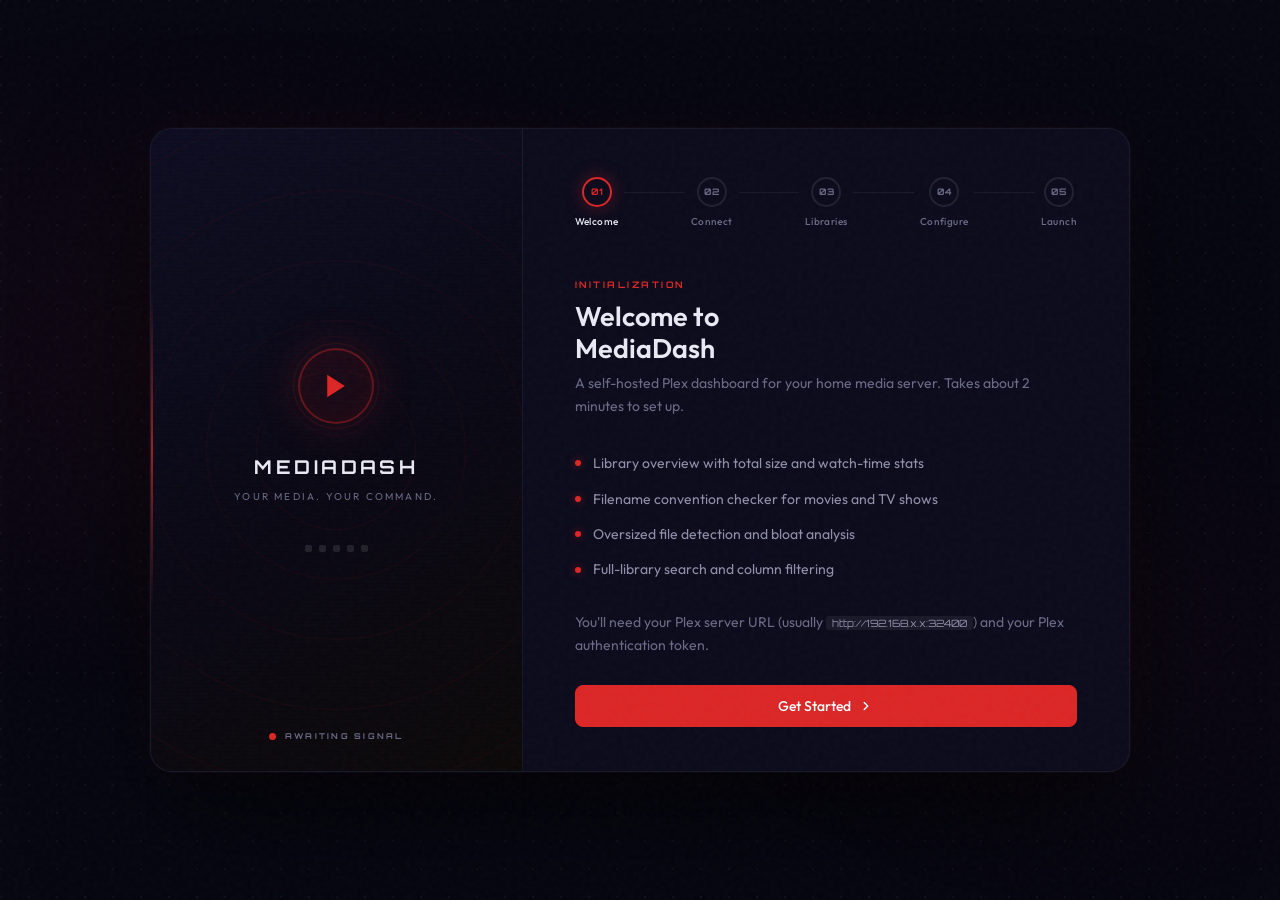
<file: app/templates/setup.html>
<!DOCTYPE html>
<!-- #################### -->
<!-- # MEDIADASH SETUP  # -->
<!-- #################### -->
<html lang="en">
<head>
    <meta charset="UTF-8">
    <meta name="viewport" content="width=device-width, initial-scale=1.0">
    <meta name="theme-color" content="#060611">
    <title>MediaDash — Setup</title>
    <link rel="icon" type="image/x-icon" href="{{ url_for('static', filename='favicon.ico', v=static_asset_version('favicon.ico')) }}">
    <link rel="preconnect" href="https://fonts.googleapis.com">
    <link rel="preconnect" href="https://fonts.gstatic.com" crossorigin>
    <link href="https://fonts.googleapis.com/css2?family=Orbitron:wght@700;900&family=Outfit:wght@300;400;500;600&display=swap" rel="stylesheet">
    <style>
        /* #################### */
        /* # SETUP WIZARD CSS # */
        /* #################### */

        *, *::before, *::after { box-sizing: border-box; margin: 0; padding: 0; }

        :root {
            --bg:            #060611;
            --surface:       #0b0b1c;
            --surface-2:     #101025;
            --border:        rgba(255,255,255,0.055);
            --border-hi:     rgba(255,255,255,0.10);
            --accent:        #dc2626;
            --accent-dim:    rgba(220,38,38,0.18);
            --accent-glow:   rgba(220,38,38,0.28);
            --accent-subtle: rgba(220,38,38,0.07);
            --text:          #e9e9f4;
            --text-muted:    #6a6a86;
            --text-dim:      #9090aa;
            --success:       #22c55e;
            --success-glow:  rgba(34,197,94,0.22);
            --error:         #ef4444;
            --font-display:  'Orbitron', monospace;
            --font-body:     'Outfit', sans-serif;
            --radius:        14px;
            --radius-sm:     8px;
        }

        html, body {
            height: 100%;
            background: var(--bg);
            color: var(--text);
            font-family: var(--font-body);
            font-size: 15px;
            line-height: 1.6;
            overflow: hidden;
        }

        /* Film grain */
        body::after {
            content: '';
            position: fixed;
            inset: 0;
            background-image: url("data:image/svg+xml,%3Csvg viewBox='0 0 200 200' xmlns='http://www.w3.org/2000/svg'%3E%3Cfilter id='n'%3E%3CfeTurbulence type='fractalNoise' baseFrequency='0.85' numOctaves='4' stitchTiles='stitch'/%3E%3C/filter%3E%3Crect width='100%25' height='100%25' filter='url(%23n)'/%3E%3C/svg%3E");
            opacity: 0.028;
            pointer-events: none;
            z-index: 9999;
        }

        /* Ambient dot grid */
        .page-bg {
            position: fixed;
            inset: 0;
            background-image:
                radial-gradient(ellipse 70% 60% at 15% 40%, rgba(220,38,38,0.055) 0%, transparent 65%),
                radial-gradient(ellipse 50% 50% at 85% 70%, rgba(220,38,38,0.03) 0%, transparent 65%),
                radial-gradient(circle at 1px 1px, rgba(255,255,255,0.04) 1px, transparent 0);
            background-size: 100% 100%, 100% 100%, 28px 28px;
            pointer-events: none;
        }

        /* Root layout */
        .setup-root {
            display: flex;
            align-items: center;
            justify-content: center;
            min-height: 100vh;
            padding: 28px 20px;
            position: relative;
        }

        /* Card */
        .setup-card {
            position: relative;
            width: 100%;
            max-width: 980px;
            display: flex;
            border-radius: 22px;
            border: 1px solid var(--border);
            background: var(--surface);
            overflow: hidden;
            box-shadow:
                0 0 0 1px rgba(255,255,255,0.02),
                0 48px 120px rgba(0,0,0,0.65),
                0 0 60px rgba(220,38,38,0.04);
            animation: cardIn 0.75s cubic-bezier(0.16,1,0.3,1) both;
        }

        @keyframes cardIn {
            from { opacity: 0; transform: translateY(22px) scale(0.97); }
            to   { opacity: 1; transform: none; }
        }

        /* ━━━━━━━━━━━━━━━━━━━━━━━━ HERO PANEL ━━━━━━━━━━━━━━━━━━━━━━━━ */
        .hero {
            flex: 0 0 38%;
            position: relative;
            overflow: hidden;
            display: flex;
            flex-direction: column;
            align-items: center;
            justify-content: center;
            padding: 52px 36px;
            background: linear-gradient(150deg, #0d0d22 0%, #0a0814 55%, #0c0909 100%);
            border-right: 1px solid var(--border);
        }

        /* Scanlines */
        .hero::before {
            content: '';
            position: absolute;
            inset: 0;
            background: repeating-linear-gradient(
                0deg,
                transparent,
                transparent 3px,
                rgba(0,0,0,0.12) 3px,
                rgba(0,0,0,0.12) 4px
            );
            pointer-events: none;
        }

        /* Left accent line */
        .hero::after {
            content: '';
            position: absolute;
            left: 0; top: 25%; bottom: 25%;
            width: 2px;
            background: linear-gradient(to bottom, transparent, rgba(220,38,38,0.7), transparent);
        }

        /* Radar rings */
        .rings {
            position: absolute;
            inset: 0;
            display: flex; align-items: center; justify-content: center;
            pointer-events: none;
        }

        .ring {
            position: absolute;
            border-radius: 50%;
            border: 1px solid rgba(220,38,38,0.07);
        }

        .ring:nth-child(1) { width: 160px; height: 160px; animation: rp 4s ease-in-out infinite 0.0s; }
        .ring:nth-child(2) { width: 260px; height: 260px; animation: rp 4s ease-in-out infinite 0.6s; }
        .ring:nth-child(3) { width: 380px; height: 380px; animation: rp 4s ease-in-out infinite 1.2s; }
        .ring:nth-child(4) { width: 520px; height: 520px; animation: rp 4s ease-in-out infinite 1.8s; }
        .ring:nth-child(5) { width: 680px; height: 680px; animation: rp 4s ease-in-out infinite 2.4s; }

        @keyframes rp {
            0%,100% { opacity: 0.4; }
            50%      { opacity: 0.10; }
        }

        /* Hero content */
        .hero-content {
            position: relative;
            z-index: 2;
            text-align: center;
            width: 100%;
        }

        .hero-icon {
            width: 76px; height: 76px;
            border-radius: 50%;
            border: 2px solid rgba(220,38,38,0.38);
            display: flex; align-items: center; justify-content: center;
            margin: 0 auto 28px;
            background: rgba(220,38,38,0.07);
            box-shadow: 0 0 48px rgba(220,38,38,0.18), inset 0 0 24px rgba(220,38,38,0.06);
            animation: iconPulse 3.5s ease-in-out infinite;
            position: relative;
        }
        .hero-icon::before {
            content: '';
            position: absolute;
            inset: -7px;
            border-radius: 50%;
            border: 1px solid rgba(220,38,38,0.13);
        }
        .hero-icon::after {
            content: '';
            position: absolute;
            inset: -14px;
            border-radius: 50%;
            border: 1px solid rgba(220,38,38,0.06);
        }

        @keyframes iconPulse {
            0%,100% { box-shadow: 0 0 48px rgba(220,38,38,0.18), inset 0 0 24px rgba(220,38,38,0.06); }
            50%      { box-shadow: 0 0 70px rgba(220,38,38,0.30), inset 0 0 36px rgba(220,38,38,0.10); }
        }

        .hero-logo {
            font-family: var(--font-display);
            font-size: 19px;
            font-weight: 700;
            letter-spacing: 0.18em;
            color: var(--text);
            margin-bottom: 6px;
        }

        .hero-sub {
            font-size: 10px;
            font-weight: 400;
            letter-spacing: 0.22em;
            text-transform: uppercase;
            color: var(--text-muted);
            margin-bottom: 40px;
        }

        /* Film strip dots that react to step */
        .film-strip {
            display: flex;
            gap: 7px;
            align-items: center;
            justify-content: center;
        }

        .film-dot {
            width: 7px;
            height: 7px;
            border-radius: 2px;
            background: rgba(255,255,255,0.1);
            transition: all 0.4s cubic-bezier(0.34,1.56,0.64,1);
        }

        .film-dot.lit {
            background: var(--accent);
            box-shadow: 0 0 10px var(--accent);
        }

        /* Signal indicator */
        .hero-signal {
            position: absolute;
            bottom: 28px;
            left: 0; right: 0;
            text-align: center;
            display: flex;
            align-items: center;
            justify-content: center;
            gap: 9px;
        }

        .sig-dot {
            width: 7px; height: 7px;
            border-radius: 50%;
            background: var(--accent);
            animation: sigBlink 1.6s ease-in-out infinite;
        }

        @keyframes sigBlink {
            0%,100% { opacity: 1; box-shadow: 0 0 6px var(--accent); }
            50%      { opacity: 0.2; box-shadow: none; }
        }

        .sig-text {
            font-family: var(--font-display);
            font-size: 8px;
            font-weight: 700;
            letter-spacing: 0.28em;
            color: var(--text-muted);
        }

        /* ━━━━━━━━━━━━━━━━━━━━━━━━ FORM PANEL ━━━━━━━━━━━━━━━━━━━━━━━━ */
        .form-panel {
            flex: 1;
            display: flex;
            flex-direction: column;
            padding: 48px 52px 44px;
            overflow-y: auto;
            min-height: 580px;
        }

        /* Step tracker */
        .step-track {
            display: flex;
            align-items: flex-start;
            gap: 0;
            margin-bottom: 48px;
        }

        .step-node {
            display: flex;
            flex-direction: column;
            align-items: center;
            gap: 7px;
        }

        .step-circle {
            width: 30px; height: 30px;
            border-radius: 50%;
            border: 2px solid rgba(255,255,255,0.09);
            display: flex; align-items: center; justify-content: center;
            font-family: var(--font-display);
            font-size: 9px; font-weight: 700;
            color: var(--text-muted);
            transition: all 0.4s cubic-bezier(0.34,1.56,0.64,1);
        }
        .step-circle.active {
            border-color: var(--accent);
            color: var(--accent);
            box-shadow: 0 0 18px rgba(220,38,38,0.35);
        }
        .step-circle.done {
            border-color: var(--accent);
            background: var(--accent);
            color: #fff;
        }

        .step-lbl {
            font-size: 10px; font-weight: 500;
            letter-spacing: 0.04em;
            color: var(--text-muted);
            white-space: nowrap;
            transition: color 0.3s;
        }
        .step-node.active .step-lbl { color: var(--text); }

        .step-line {
            flex: 1;
            height: 1px;
            background: rgba(255,255,255,0.06);
            margin: 15px 6px 0;
            position: relative;
            overflow: hidden;
        }
        .step-line::after {
            content: '';
            position: absolute;
            inset: 0;
            background: var(--accent);
            transform: scaleX(0);
            transform-origin: left;
            transition: transform 0.5s ease;
        }
        .step-line.done::after { transform: scaleX(1); }

        /* Step panels */
        .step-panel {
            display: none;
            flex: 1;
            flex-direction: column;
        }
        .step-panel.active {
            display: flex;
            animation: stepIn 0.38s cubic-bezier(0.16,1,0.3,1);
        }

        @keyframes stepIn {
            from { opacity: 0; transform: translateX(14px); }
            to   { opacity: 1; transform: none; }
        }

        /* Step typography */
        .eyebrow {
            font-family: var(--font-display);
            font-size: 9px; font-weight: 700;
            letter-spacing: 0.28em;
            text-transform: uppercase;
            color: var(--accent);
            margin-bottom: 9px;
        }

        .step-h {
            font-size: 27px; font-weight: 600;
            color: var(--text);
            line-height: 1.18;
            margin-bottom: 7px;
        }

        .step-desc {
            font-size: 14px; font-weight: 400;
            color: var(--text-muted);
            line-height: 1.65;
            margin-bottom: 28px;
        }

        /* Form fields */
        .field { margin-bottom: 22px; }

        .field-lbl {
            display: flex; align-items: center; gap: 8px;
            font-size: 13px; font-weight: 500;
            color: var(--text-dim);
            margin-bottom: 8px;
            letter-spacing: 0.025em;
        }

        .req-badge {
            font-size: 9px; font-weight: 700;
            letter-spacing: 0.08em; text-transform: uppercase;
            padding: 2px 8px;
            border-radius: 4px;
            background: var(--accent-subtle);
            color: var(--accent);
            border: 1px solid rgba(220,38,38,0.22);
        }

        .input-wrap { position: relative; }

        input[type="text"], input[type="password"] {
            display: block;
            width: 100%;
            padding: 12px 15px;
            background: rgba(255,255,255,0.028);
            border: 1px solid rgba(255,255,255,0.075);
            border-radius: var(--radius-sm);
            color: var(--text);
            font-family: var(--font-body);
            font-size: 14px;
            outline: none;
            transition: border-color 0.22s, box-shadow 0.22s, background 0.22s;
            -webkit-appearance: none;
        }

        input:focus {
            border-color: rgba(220,38,38,0.48);
            background: rgba(220,38,38,0.028);
            box-shadow: 0 0 0 3px rgba(220,38,38,0.10);
        }

        input.with-toggle { padding-right: 46px; }

        .toggle-vis {
            position: absolute;
            right: 11px; top: 50%;
            transform: translateY(-50%);
            background: none; border: none;
            color: var(--text-muted); cursor: pointer;
            padding: 4px;
            display: flex; align-items: center;
            transition: color 0.2s;
        }
        .toggle-vis:hover { color: var(--text); }

        .field-hint {
            font-size: 12px; color: var(--text-muted);
            margin-top: 6px; line-height: 1.55;
        }
        .field-hint code {
            font-family: var(--font-display);
            font-size: 9px;
            background: rgba(255,255,255,0.06);
            padding: 1px 6px; border-radius: 3px;
            color: var(--text-dim);
        }

        /* Radio options */
        .radio-row {
            display: flex; gap: 10px;
            margin-bottom: 10px;
        }
        .radio-row:last-child { margin-bottom: 0; }

        .radio-opt { flex: 1; position: relative; }

        .radio-opt input {
            position: absolute; opacity: 0; width: 0; height: 0;
        }

        .radio-lbl {
            display: flex; align-items: center; gap: 11px;
            padding: 10px 14px;
            border: 1px solid rgba(255,255,255,0.06);
            border-radius: var(--radius-sm);
            cursor: pointer;
            background: rgba(255,255,255,0.018);
            transition: all 0.2s;
        }
        .radio-lbl:hover {
            border-color: rgba(255,255,255,0.12);
            background: rgba(255,255,255,0.03);
        }
        .radio-opt input:checked + .radio-lbl {
            border-color: rgba(220,38,38,0.42);
            background: rgba(220,38,38,0.065);
        }

        .radio-pip {
            width: 15px; height: 15px; min-width: 15px;
            border-radius: 50%;
            border: 2px solid rgba(255,255,255,0.18);
            display: flex; align-items: center; justify-content: center;
            transition: border-color 0.2s;
            flex-shrink: 0;
        }
        .radio-opt input:checked + .radio-lbl .radio-pip {
            border-color: var(--accent);
        }
        .radio-opt input:checked + .radio-lbl .radio-pip::after {
            content: '';
            width: 7px; height: 7px;
            border-radius: 50%;
            background: var(--accent);
        }

        .radio-text { display: flex; flex-direction: column; }
        .radio-title { font-size: 13px; font-weight: 500; color: var(--text); }
        .radio-sub   { font-size: 11px; color: var(--text-muted); margin-top: 1px; }

        /* Short input + inline label */
        .input-inline {
            display: flex; align-items: center; gap: 11px;
        }
        .input-pre {
            font-size: 13px; color: var(--text-muted); white-space: nowrap;
        }
        .input-short { width: 110px !important; }

        /* Status bar */
        .status {
            display: none;
            align-items: center; gap: 10px;
            padding: 10px 14px;
            border-radius: var(--radius-sm);
            margin-top: 14px;
            font-size: 13px;
            border: 1px solid;
        }
        .status.ok    { background: rgba(34,197,94,0.08); border-color: rgba(34,197,94,0.22); color: var(--success); }
        .status.error { background: rgba(239,68,68,0.08); border-color: rgba(239,68,68,0.22); color: var(--error); }
        .status.busy  { background: rgba(255,255,255,0.03); border-color: rgba(255,255,255,0.08); color: var(--text-muted); }

        /* Spinner */
        .spin {
            width: 13px; height: 13px; flex-shrink: 0;
            border: 2px solid rgba(255,255,255,0.1);
            border-top-color: currentColor;
            border-radius: 50%;
            animation: spinAnim 0.65s linear infinite;
        }
        @keyframes spinAnim { to { transform: rotate(360deg); } }

        /* Buttons */
        .actions {
            display: flex; gap: 10px;
            margin-top: auto; padding-top: 28px;
        }

        .btn {
            display: inline-flex; align-items: center; gap: 8px;
            padding: 11px 22px;
            border-radius: var(--radius-sm);
            font-family: var(--font-body);
            font-size: 14px; font-weight: 500;
            cursor: pointer;
            border: 1px solid transparent;
            outline: none;
            transition: all 0.2s;
            white-space: nowrap;
        }
        .btn-primary {
            background: var(--accent); color: #fff;
            border-color: var(--accent);
        }
        .btn-primary:hover:not(:disabled) {
            background: #c51f1f;
            box-shadow: 0 0 24px rgba(220,38,38,0.42);
        }
        .btn-ghost {
            background: transparent; color: var(--text-muted);
            border-color: rgba(255,255,255,0.08);
        }
        .btn-ghost:hover:not(:disabled) {
            background: rgba(255,255,255,0.04);
            color: var(--text);
            border-color: var(--border-hi);
        }
        .btn:disabled { opacity: 0.38; cursor: not-allowed; }
        .btn-grow { flex: 1; justify-content: center; }
        .btn-full { width: 100%; justify-content: center; }

        /* Connection required hint */
        .conn-hint {
            display: flex; align-items: center; gap: 7px;
            margin-top: 10px;
            font-size: 12px; color: var(--text-muted);
            transition: opacity 0.3s;
        }
        .conn-hint svg { flex-shrink: 0; opacity: 0.5; }
        .conn-hint.hidden { opacity: 0; pointer-events: none; }

        /* Welcome step features */
        .features {
            display: flex; flex-direction: column; gap: 13px;
            margin: 6px 0 30px;
        }
        .feature {
            display: flex; align-items: center; gap: 12px;
            font-size: 14px; color: var(--text-dim);
        }
        .feat-dot {
            width: 6px; height: 6px; min-width: 6px;
            border-radius: 50%;
            background: var(--accent);
            box-shadow: 0 0 8px rgba(220,38,38,0.55);
        }

        /* Success step */
        .success-ring {
            width: 66px; height: 66px;
            border-radius: 50%;
            border: 2px solid var(--success);
            display: flex; align-items: center; justify-content: center;
            color: var(--success);
            margin-bottom: 22px;
            box-shadow: 0 0 44px var(--success-glow);
            animation: succPop 0.55s cubic-bezier(0.34,1.56,0.64,1) both;
        }
        @keyframes succPop {
            from { transform: scale(0.4); opacity: 0; }
            to   { transform: scale(1); opacity: 1; }
        }

        .success-server {
            font-family: var(--font-display);
            font-size: 13px; letter-spacing: 0.1em;
            color: var(--success);
            margin-bottom: 10px;
        }

        /* Mobile */
        @media (max-width: 720px) {
            html, body { overflow: auto; }
            .setup-root { padding: 16px; align-items: flex-start; }
            .setup-card { flex-direction: column; }
            .hero {
                flex: none; min-height: 210px;
                border-right: none;
                border-bottom: 1px solid var(--border);
                padding: 36px 28px;
            }
            .ring:nth-child(4), .ring:nth-child(5) { display: none; }
            .form-panel { padding: 32px 24px 36px; min-height: unset; }
            .step-lbl { display: none; }
            .step-h { font-size: 22px; }
        }
    </style>
</head>
<body>
<div class="page-bg"></div>
<div class="setup-root">
    <div class="setup-card">

        <!-- ── HERO PANEL ─────────────────────────────── -->
        <div class="hero">
            <div class="rings">
                <div class="ring"></div>
                <div class="ring"></div>
                <div class="ring"></div>
                <div class="ring"></div>
                <div class="ring"></div>
            </div>

            <div class="hero-content">
                <div class="hero-icon">
                    <svg width="30" height="30" viewBox="0 0 24 24" fill="#dc2626">
                        <polygon points="5 3 19 12 5 21 5 3"/>
                    </svg>
                </div>
                <div class="hero-logo">MEDIADASH</div>
                <div class="hero-sub">YOUR MEDIA. YOUR COMMAND.</div>
                <div class="film-strip">
                    <div class="film-dot" id="fd0"></div>
                    <div class="film-dot" id="fd1"></div>
                    <div class="film-dot" id="fd2"></div>
                    <div class="film-dot" id="fd3"></div>
                    <div class="film-dot" id="fd4"></div>
                </div>
            </div>

            <div class="hero-signal">
                <div class="sig-dot"></div>
                <div class="sig-text" id="sigText">AWAITING SIGNAL</div>
            </div>
        </div>

        <!-- ── FORM PANEL ─────────────────────────────── -->
        <div class="form-panel">

            <!-- STEP PROGRESS TRACK -->
            <div class="step-track">
                <div class="step-node active" id="sn0">
                    <div class="step-circle active" id="sc0">01</div>
                    <div class="step-lbl">Welcome</div>
                </div>
                <div class="step-line" id="sl0"></div>
                <div class="step-node" id="sn1">
                    <div class="step-circle" id="sc1">02</div>
                    <div class="step-lbl">Connect</div>
                </div>
                <div class="step-line" id="sl1"></div>
                <div class="step-node" id="sn2">
                    <div class="step-circle" id="sc2">03</div>
                    <div class="step-lbl">Libraries</div>
                </div>
                <div class="step-line" id="sl2"></div>
                <div class="step-node" id="sn3">
                    <div class="step-circle" id="sc3">04</div>
                    <div class="step-lbl">Configure</div>
                </div>
                <div class="step-line" id="sl3"></div>
                <div class="step-node" id="sn4">
                    <div class="step-circle" id="sc4">05</div>
                    <div class="step-lbl">Launch</div>
                </div>
            </div>

            <!-- ── STEP 0: WELCOME ────────────────────── -->
            <div class="step-panel active" id="sp0">
                <div class="eyebrow">Initialization</div>
                <div class="step-h">Welcome to<br>MediaDash</div>
                <div class="step-desc">
                    A self-hosted Plex dashboard for your home media server.
                    Takes about 2 minutes to set up.
                </div>
                <div class="features">
                    <div class="feature"><div class="feat-dot"></div>Library overview with total size and watch-time stats</div>
                    <div class="feature"><div class="feat-dot"></div>Filename convention checker for movies and TV shows</div>
                    <div class="feature"><div class="feat-dot"></div>Oversized file detection and bloat analysis</div>
                    <div class="feature"><div class="feat-dot"></div>Full-library search and column filtering</div>
                </div>
                <div class="step-desc" style="margin-bottom:0">
                    You'll need your Plex server URL (usually <code style="font-family:var(--font-display);font-size:10px;background:rgba(255,255,255,0.06);padding:1px 6px;border-radius:3px;color:var(--text-dim)">http://192.168.x.x:32400</code>)
                    and your Plex authentication token.
                </div>
                <div class="actions">
                    <button class="btn btn-primary btn-full" onclick="goTo(1)">
                        Get Started
                        <svg width="14" height="14" viewBox="0 0 24 24" fill="none" stroke="currentColor" stroke-width="2.5" stroke-linecap="round" stroke-linejoin="round"><polyline points="9 18 15 12 9 6"/></svg>
                    </button>
                </div>
            </div>

            <!-- ── STEP 1: CONNECT ────────────────────── -->
            <div class="step-panel" id="sp1">
                <div class="eyebrow">Step 01 of 03</div>
                <div class="step-h">Connect to Plex</div>
                <div class="step-desc">Enter your Plex server details. Both fields are required.</div>

                <div class="field">
                    <div class="field-lbl">Server URL <span class="req-badge">Required</span></div>
                    <input type="text" id="plexUrl" placeholder="http://192.168.1.100:32400" autocomplete="off" spellcheck="false">
                    <div class="field-hint">
                        Your Plex server's local address. Usually starts with <code>http://192.168.</code> followed by your server's IP and port <code>:32400</code>.
                    </div>
                </div>

                <div class="field">
                    <div class="field-lbl">Plex Token <span class="req-badge">Required</span></div>
                    <div class="input-wrap">
                        <input type="password" id="plexToken" class="with-toggle" placeholder="Your X-Plex-Token" autocomplete="off" spellcheck="false">
                        <button class="toggle-vis" id="tokenToggle" type="button" title="Show / hide token">
                            <svg id="eyeIco" width="16" height="16" viewBox="0 0 24 24" fill="none" stroke="currentColor" stroke-width="2" stroke-linecap="round" stroke-linejoin="round">
                                <path d="M1 12s4-8 11-8 11 8 11 8-4 8-11 8-11-8-11-8z"/><circle cx="12" cy="12" r="3"/>
                            </svg>
                        </button>
                    </div>
                    <div class="field-hint">
                        Find it in Plex Web: click any media item → ⋯ menu → Get Info → View XML.
                        Look for <code>X-Plex-Token=</code> in the URL.
                    </div>
                </div>

                <div class="status" id="connStatus"></div>

                <div class="actions">
                    <button class="btn btn-ghost" onclick="goTo(0)">Back</button>
                    <button class="btn btn-ghost" id="testBtn" onclick="testConn()">
                        <svg width="14" height="14" viewBox="0 0 24 24" fill="none" stroke="currentColor" stroke-width="2" stroke-linecap="round" stroke-linejoin="round">
                            <path d="M5 12.55a11 11 0 0 1 14.08 0"/><path d="M1.42 9a16 16 0 0 1 21.16 0"/>
                            <path d="M8.53 16.11a6 6 0 0 1 6.95 0"/><line x1="12" y1="20" x2="12.01" y2="20"/>
                        </svg>
                        Test Connection
                    </button>
                    <button class="btn btn-primary btn-grow" id="connNextBtn" onclick="goTo(2)" disabled>
                        Continue
                        <svg width="14" height="14" viewBox="0 0 24 24" fill="none" stroke="currentColor" stroke-width="2.5" stroke-linecap="round" stroke-linejoin="round"><polyline points="9 18 15 12 9 6"/></svg>
                    </button>
                </div>
                <div class="conn-hint" id="connHint">
                    <svg width="13" height="13" viewBox="0 0 24 24" fill="none" stroke="currentColor" stroke-width="2" stroke-linecap="round" stroke-linejoin="round"><circle cx="12" cy="12" r="10"/><line x1="12" y1="8" x2="12" y2="12"/><line x1="12" y1="16" x2="12.01" y2="16"/></svg>
                    A successful connection test is required before you can continue.
                </div>
            </div>

            <!-- ── STEP 2: LIBRARIES ─────────────────────────────── -->
            <div class="step-panel" id="sp2">
                <div class="eyebrow">Step 02 of 03</div>
                <div class="step-h">Choose Libraries</div>
                <div class="step-desc">Select which Plex libraries MediaDash should track. Only Movie and TV Show libraries are supported.</div>
                <div id="libCards" style="display:flex;flex-direction:column;gap:10px;margin-bottom:22px;"></div>
                <div class="status" id="libStatus"></div>
                <div class="actions">
                    <button class="btn btn-ghost" onclick="goTo(1)">Back</button>
                    <button class="btn btn-primary btn-grow" id="libNextBtn" onclick="goTo(3)">
                        Continue
                        <svg width="14" height="14" viewBox="0 0 24 24" fill="none" stroke="currentColor" stroke-width="2.5" stroke-linecap="round" stroke-linejoin="round"><polyline points="9 18 15 12 9 6"/></svg>
                    </button>
                </div>
            </div>

            <!-- ── STEP 3: CONFIGURE ──────────────────── -->
            <div class="step-panel" id="sp3">
                <div class="eyebrow">Step 03 of 03</div>
                <div class="step-h">Naming Preferences</div>
                <div class="step-desc">How MediaDash checks your filenames. All defaults are fine — you can change these later in Settings.</div>

                <div class="field">
                    <div class="field-lbl">Episode Code Format</div>
                    <div class="radio-row">
                        <div class="radio-opt">
                            <input type="radio" name="epFmt" id="epNxEE" value="NxEE" checked>
                            <label class="radio-lbl" for="epNxEE">
                                <div class="radio-pip"></div>
                                <div class="radio-text">
                                    <div class="radio-title">NxEE</div>
                                    <div class="radio-sub">e.g. 1x01</div>
                                </div>
                            </label>
                        </div>
                        <div class="radio-opt">
                            <input type="radio" name="epFmt" id="epSxxExx" value="SxxExx">
                            <label class="radio-lbl" for="epSxxExx">
                                <div class="radio-pip"></div>
                                <div class="radio-text">
                                    <div class="radio-title">SxxExx</div>
                                    <div class="radio-sub">e.g. S01E01</div>
                                </div>
                            </label>
                        </div>
                    </div>
                </div>

                <div class="field">
                    <div class="field-lbl">Season Directory Format</div>
                    <div class="radio-row">
                        <div class="radio-opt">
                            <input type="radio" name="seasonPad" id="padOff" value="0" checked>
                            <label class="radio-lbl" for="padOff">
                                <div class="radio-pip"></div>
                                <div class="radio-text">
                                    <div class="radio-title">Season N</div>
                                    <div class="radio-sub">e.g. Season 1</div>
                                </div>
                            </label>
                        </div>
                        <div class="radio-opt">
                            <input type="radio" name="seasonPad" id="padOn" value="1">
                            <label class="radio-lbl" for="padOn">
                                <div class="radio-pip"></div>
                                <div class="radio-text">
                                    <div class="radio-title">Season NN</div>
                                    <div class="radio-sub">e.g. Season 01</div>
                                </div>
                            </label>
                        </div>
                    </div>
                </div>

                <div class="field">
                    <div class="field-lbl">Year Tolerance</div>
                    <div class="radio-row">
                        <div class="radio-opt">
                            <input type="radio" name="yearTol" id="tol0" value="0">
                            <label class="radio-lbl" for="tol0">
                                <div class="radio-pip"></div>
                                <div class="radio-text">
                                    <div class="radio-title">Exact match</div>
                                    <div class="radio-sub">Year must be identical</div>
                                </div>
                            </label>
                        </div>
                        <div class="radio-opt">
                            <input type="radio" name="yearTol" id="tol1" value="1" checked>
                            <label class="radio-lbl" for="tol1">
                                <div class="radio-pip"></div>
                                <div class="radio-text">
                                    <div class="radio-title">±1 Year</div>
                                    <div class="radio-sub">Recommended</div>
                                </div>
                            </label>
                        </div>
                    </div>
                </div>

                <div class="field">
                    <div class="field-lbl">Special Character Replacement</div>
                    <div class="input-inline">
                        <span class="input-pre">Replace <code style="font-family:var(--font-display);font-size:9px;background:rgba(255,255,255,0.06);padding:1px 6px;border-radius:3px;color:var(--text-dim)">[: &lt;&gt; " / \ | ? *]</code> with</span>
                        <input type="text" id="specChar" class="input-short" value=" - " maxlength="10" autocomplete="off" spellcheck="false">
                    </div>
                    <div class="field-hint">Characters illegal in Windows filenames. Default is <code> - </code> (space-dash-space).</div>
                </div>

                <div class="status" id="saveStatus"></div>

                <div class="actions">
                    <button class="btn btn-ghost" onclick="goTo(2)">Back</button>
                    <button class="btn btn-primary btn-grow" id="saveBtn" onclick="saveAndLaunch()">
                        Save &amp; Launch
                        <svg width="14" height="14" viewBox="0 0 24 24" fill="#fff" stroke="none"><polygon points="5 3 19 12 5 21 5 3"/></svg>
                    </button>
                </div>
            </div>

            <!-- ── STEP 4: SUCCESS ────────────────────── -->
            <div class="step-panel" id="sp4">
                <div style="flex:1;display:flex;flex-direction:column;align-items:flex-start;justify-content:center;padding-bottom:32px;">
                    <div class="success-ring">
                        <svg width="30" height="30" viewBox="0 0 24 24" fill="none" stroke="currentColor" stroke-width="2.5" stroke-linecap="round" stroke-linejoin="round">
                            <polyline points="20 6 9 17 4 12"/>
                        </svg>
                    </div>
                    <div class="eyebrow" style="color:var(--success)">Signal Locked</div>
                    <div class="step-h">You're All Set</div>
                    <div class="success-server" id="successServer"></div>
                    <div class="step-desc" style="margin-bottom:0">
                        Your Plex server is connected and all settings have been saved.
                        MediaDash is ready to use.
                    </div>
                    <div class="actions" style="width:100%;padding-top:32px;">
                        <button class="btn btn-primary btn-full" onclick="window.location.href='/'">
                            <svg width="14" height="14" viewBox="0 0 24 24" fill="#fff" stroke="none"><polygon points="5 3 19 12 5 21 5 3"/></svg>
                            Enter MediaDash
                        </button>
                    </div>
                </div>
            </div>

        </div><!-- /form-panel -->
    </div><!-- /setup-card -->
</div><!-- /setup-root -->

<script>
// #######################
// # SETUP WIZARD SCRIPT #
// #######################
(function () {
    'use strict';

    //=============
    // CONSTANTS
    //=============
    const SIGNALS = ['AWAITING SIGNAL', 'ACQUIRING SIGNAL', 'SIGNAL LOCKED', 'LIBRARY LOCK', 'LAUNCH READY'];
    const STRIPS  = [[0,0,0,0,0],[1,0,0,0,0],[1,1,0,0,0],[1,1,1,0,0],[1,1,1,1,1]];

    let _current = 0;
    let _plexName = '';
    let _tokenVis = false;
    let _testPassed = false;
    let _libraries = [];
    let _selectedLibraries = [];

    function _esc(s) {
        return String(s).replace(/&/g,'&amp;').replace(/</g,'&lt;').replace(/>/g,'&gt;').replace(/"/g,'&quot;');
    }

    function goTo(step) {
        if (step === 2) {
            const url = _val('plexUrl');
            const tok = _val('plexToken');
            if (!url)   { _status('connStatus', 'Please enter your Plex server URL.', 'error'); return; }
            if (!url.startsWith('http://') && !url.startsWith('https://')) {
                _status('connStatus', 'URL must start with http:// or https://', 'error'); return;
            }
            if (!tok)   { _status('connStatus', 'Please enter your Plex token.', 'error'); return; }
            if (!_testPassed) { _status('connStatus', 'Please test your connection before continuing.', 'error'); return; }
        }
        if (step === 3) {
            if (_selectedLibraries.length === 0) {
                _status('libStatus', 'Select at least one library to continue.', 'error');
                return;
            }
        }

        _current = step;

        for (let i = 0; i < 5; i++) {
            const panel  = document.getElementById('sp' + i);
            const node   = document.getElementById('sn' + i);
            const circle = document.getElementById('sc' + i);
            if (!panel || !circle) continue;

            panel.classList.toggle('active', i === step);
            if (node) node.classList.toggle('active', i === step);

            if (i < step) {
                circle.className = 'step-circle done';
                circle.innerHTML = '<svg width="11" height="11" viewBox="0 0 24 24" fill="none" stroke="currentColor" stroke-width="3" stroke-linecap="round" stroke-linejoin="round"><polyline points="20 6 9 17 4 12"/></svg>';
            } else if (i === step) {
                circle.className = 'step-circle active';
                circle.textContent = String(i + 1).padStart(2, '0');
            } else {
                circle.className = 'step-circle';
                circle.textContent = String(i + 1).padStart(2, '0');
            }
        }

        for (let i = 0; i < 4; i++) {
            const line = document.getElementById('sl' + i);
            if (line) line.classList.toggle('done', i < step);
        }

        const strips = STRIPS[step] || [];
        for (let i = 0; i < 5; i++) {
            const dot = document.getElementById('fd' + i);
            if (dot) dot.classList.toggle('lit', !!strips[i]);
        }

        const sigEl = document.getElementById('sigText');
        if (sigEl) sigEl.textContent = SIGNALS[step] || SIGNALS[0];
    }

    function _val(id) {
        const el = document.getElementById(id);
        return el ? el.value.trim() : '';
    }

    function _status(id, msg, type) {
        const el = document.getElementById(id);
        if (!el) return;
        el.style.display = 'flex';
        el.className = 'status ' + (type === 'ok' ? 'ok' : type === 'busy' ? 'busy' : 'error');

        const icon = type === 'ok'
            ? '<svg width="13" height="13" viewBox="0 0 24 24" fill="none" stroke="currentColor" stroke-width="2.5" stroke-linecap="round" stroke-linejoin="round"><polyline points="20 6 9 17 4 12"/></svg>'
            : type === 'busy'
            ? '<div class="spin"></div>'
            : '<svg width="13" height="13" viewBox="0 0 24 24" fill="none" stroke="currentColor" stroke-width="2" stroke-linecap="round" stroke-linejoin="round"><circle cx="12" cy="12" r="10"/><line x1="15" y1="9" x2="9" y2="15"/><line x1="9" y1="9" x2="15" y2="15"/></svg>';

        el.innerHTML = icon + '<span>' + _esc(msg) + '</span>';
    }

    function _setTestPassed(passed) {
        _testPassed = passed;
        var nextBtn = document.getElementById('connNextBtn');
        var hint    = document.getElementById('connHint');
        if (nextBtn) nextBtn.disabled = !passed;
        if (hint)    hint.classList.toggle('hidden', passed);
    }

    function _renderLibraries() {
        var container = document.getElementById('libCards');
        if (!container) return;
        container.innerHTML = '';
        if (_libraries.length === 0) {
            container.innerHTML = '<div style="color:var(--text-muted);font-size:13px">No eligible libraries found on your Plex server.</div>';
            return;
        }
        _libraries.forEach(function (lib, i) {
            var id = 'lib_' + i;
            var typeLabel = lib.type === 'movie' ? 'Movie' : 'TV Show';
            var card = document.createElement('div');
            card.className = 'radio-opt';
            card.innerHTML =
                '<input type="checkbox" id="' + id + '" value="' + _esc(lib.title) + '" onchange="toggleLib(this)">' +
                '<label class="radio-lbl" for="' + id + '">' +
                '<div class="radio-pip"></div>' +
                '<div class="radio-text">' +
                '<div class="radio-title">' + _esc(lib.title) + '</div>' +
                '<div class="radio-sub">' + typeLabel + '</div>' +
                '</div></label>';
            container.appendChild(card);
        });
    }

    function toggleLib(el) {
        var title = el.value;
        if (el.checked) {
            if (_selectedLibraries.indexOf(title) === -1) {
                _selectedLibraries.push(title);
            }
        } else {
            _selectedLibraries = _selectedLibraries.filter(function (t) { return t !== title; });
        }
        var st = document.getElementById('libStatus');
        if (st) st.style.display = 'none';
    }

    function testConn() {
        const url = _val('plexUrl');
        const tok = _val('plexToken');
        if (!url || !tok) { _status('connStatus', 'Fill in both fields first.', 'error'); return; }

        const testBtn = document.getElementById('testBtn');
        const nextBtn = document.getElementById('connNextBtn');
        if (testBtn) testBtn.disabled = true;
        if (nextBtn) nextBtn.disabled = true;
        _status('connStatus', 'Testing connection…', 'busy');

        fetch('/api/settings', {
            method: 'POST',
            headers: { 'Content-Type': 'application/json' },
            body: JSON.stringify({ plex_url: url, plex_token: tok, test_only: true }),
        })
        .then(r => r.json().then(d => ({ ok: r.ok, d })))
        .then(({ ok, d }) => {
            if (testBtn) testBtn.disabled = false;
            if (!ok) {
                _setTestPassed(false);
                _status('connStatus', d.error || 'Connection failed', 'error');
                return;
            }
            _plexName = d.plex_name || '';
            _setTestPassed(true);
            _status('connStatus', 'Connected' + (_plexName ? ' — ' + _plexName : ''), 'ok');
            _libraries = d.libraries || [];
            _selectedLibraries = [];
            _renderLibraries();
        })
        .catch(err => {
            if (testBtn) testBtn.disabled = false;
            _setTestPassed(false);
            _status('connStatus', 'Error: ' + err.message, 'error');
        });
    }

    function saveAndLaunch() {
        const url       = _val('plexUrl');
        const tok       = _val('plexToken');
        const epFmt     = (document.querySelector('input[name="epFmt"]:checked') || {}).value || 'NxEE';
        const padded    = (document.querySelector('input[name="seasonPad"]:checked') || {}).value === '1';
        const yearTol   = parseInt((document.querySelector('input[name="yearTol"]:checked') || {}).value || '1', 10);
        const specChar  = _val('specChar') || ' - ';

        const btn = document.getElementById('saveBtn');
        if (btn) btn.disabled = true;
        _status('saveStatus', 'Saving settings and connecting…', 'busy');

        fetch('/api/settings', {
            method: 'POST',
            headers: { 'Content-Type': 'application/json' },
            body: JSON.stringify({
                plex_url:                 url,
                plex_token:               tok,
                episode_format:           epFmt,
                season_dir_zero_pad:      padded,
                year_tolerance:           yearTol,
                special_char_replacement: specChar,
                selected_libraries:       _selectedLibraries,
                test_only:                false,
            }),
        })
        .then(r => r.json().then(d => ({ ok: r.ok, d })))
        .then(({ ok, d }) => {
            if (btn) btn.disabled = false;
            if (!ok) { _status('saveStatus', d.error || 'Save failed', 'error'); return; }
            _plexName = d.plex_name || _plexName;
            const srv = document.getElementById('successServer');
            if (srv) srv.textContent = _plexName ? 'Connected to "' + _plexName + '"' : '';
            goTo(4);
        })
        .catch(err => {
            if (btn) btn.disabled = false;
            _status('saveStatus', 'Error: ' + err.message, 'error');
        });
    }

    // Expose to inline onclick handlers
    window.goTo = goTo;
    window.testConn = testConn;
    window.saveAndLaunch = saveAndLaunch;
    window.toggleLib = toggleLib;

    // Token toggle
    document.getElementById('tokenToggle').addEventListener('click', function () {
        _tokenVis = !_tokenVis;
        const input = document.getElementById('plexToken');
        const ico   = document.getElementById('eyeIco');
        input.type  = _tokenVis ? 'text' : 'password';
        ico.innerHTML = _tokenVis
            ? '<path d="M17.94 17.94A10.07 10.07 0 0 1 12 20c-7 0-11-8-11-8a18.45 18.45 0 0 1 5.06-5.94M9.9 4.24A9.12 9.12 0 0 1 12 4c7 0 11 8 11 8a18.5 18.5 0 0 1-2.16 3.19m-6.72-1.07a3 3 0 1 1-4.24-4.24"></path><line x1="1" y1="1" x2="23" y2="23"/>'
            : '<path d="M1 12s4-8 11-8 11 8 11 8-4 8-11 8-11-8-11-8z"/><circle cx="12" cy="12" r="3"/>';
    });

    // Reset test state when credentials change
    ['plexUrl', 'plexToken'].forEach(function (id) {
        var el = document.getElementById(id);
        if (el) el.addEventListener('input', function () {
            var st = document.getElementById('connStatus');
            if (st) st.style.display = 'none';
            _setTestPassed(false);
        });
    });
}());
</script>
</body>
</html>
</file>
